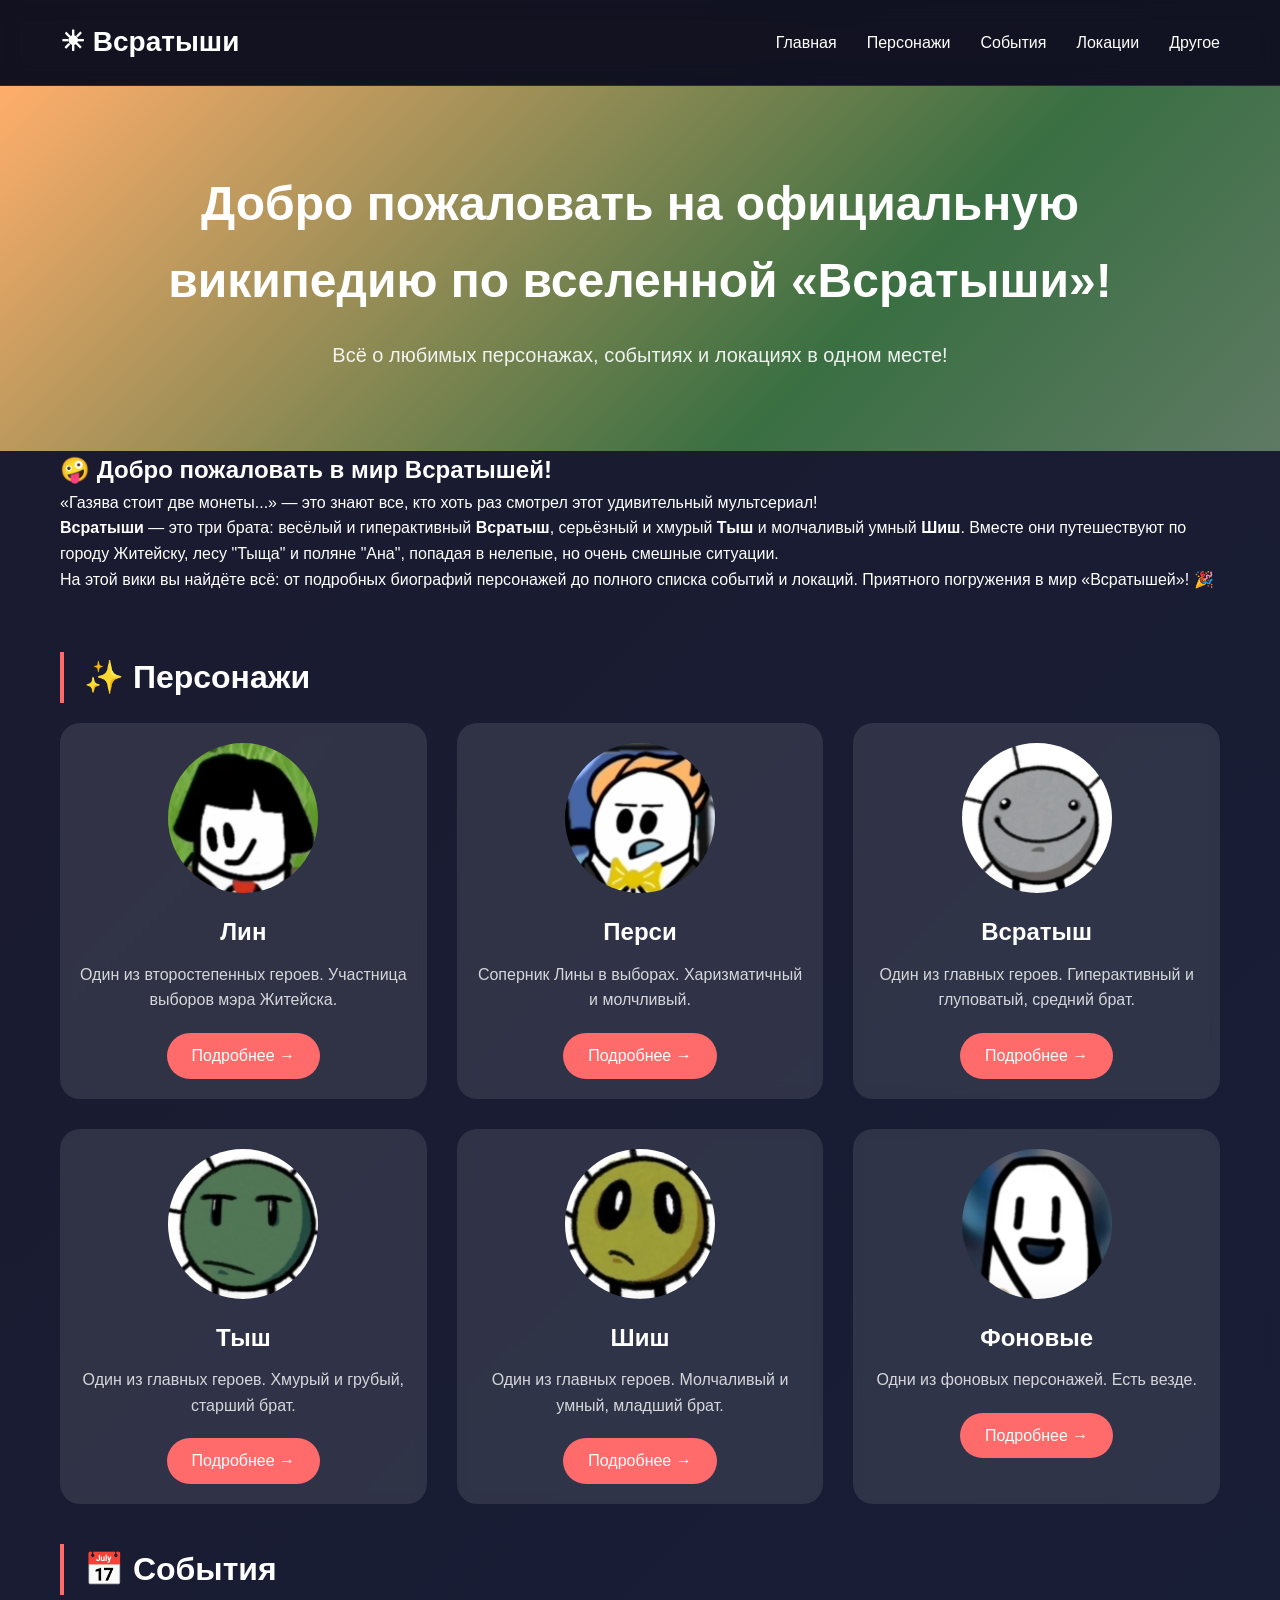
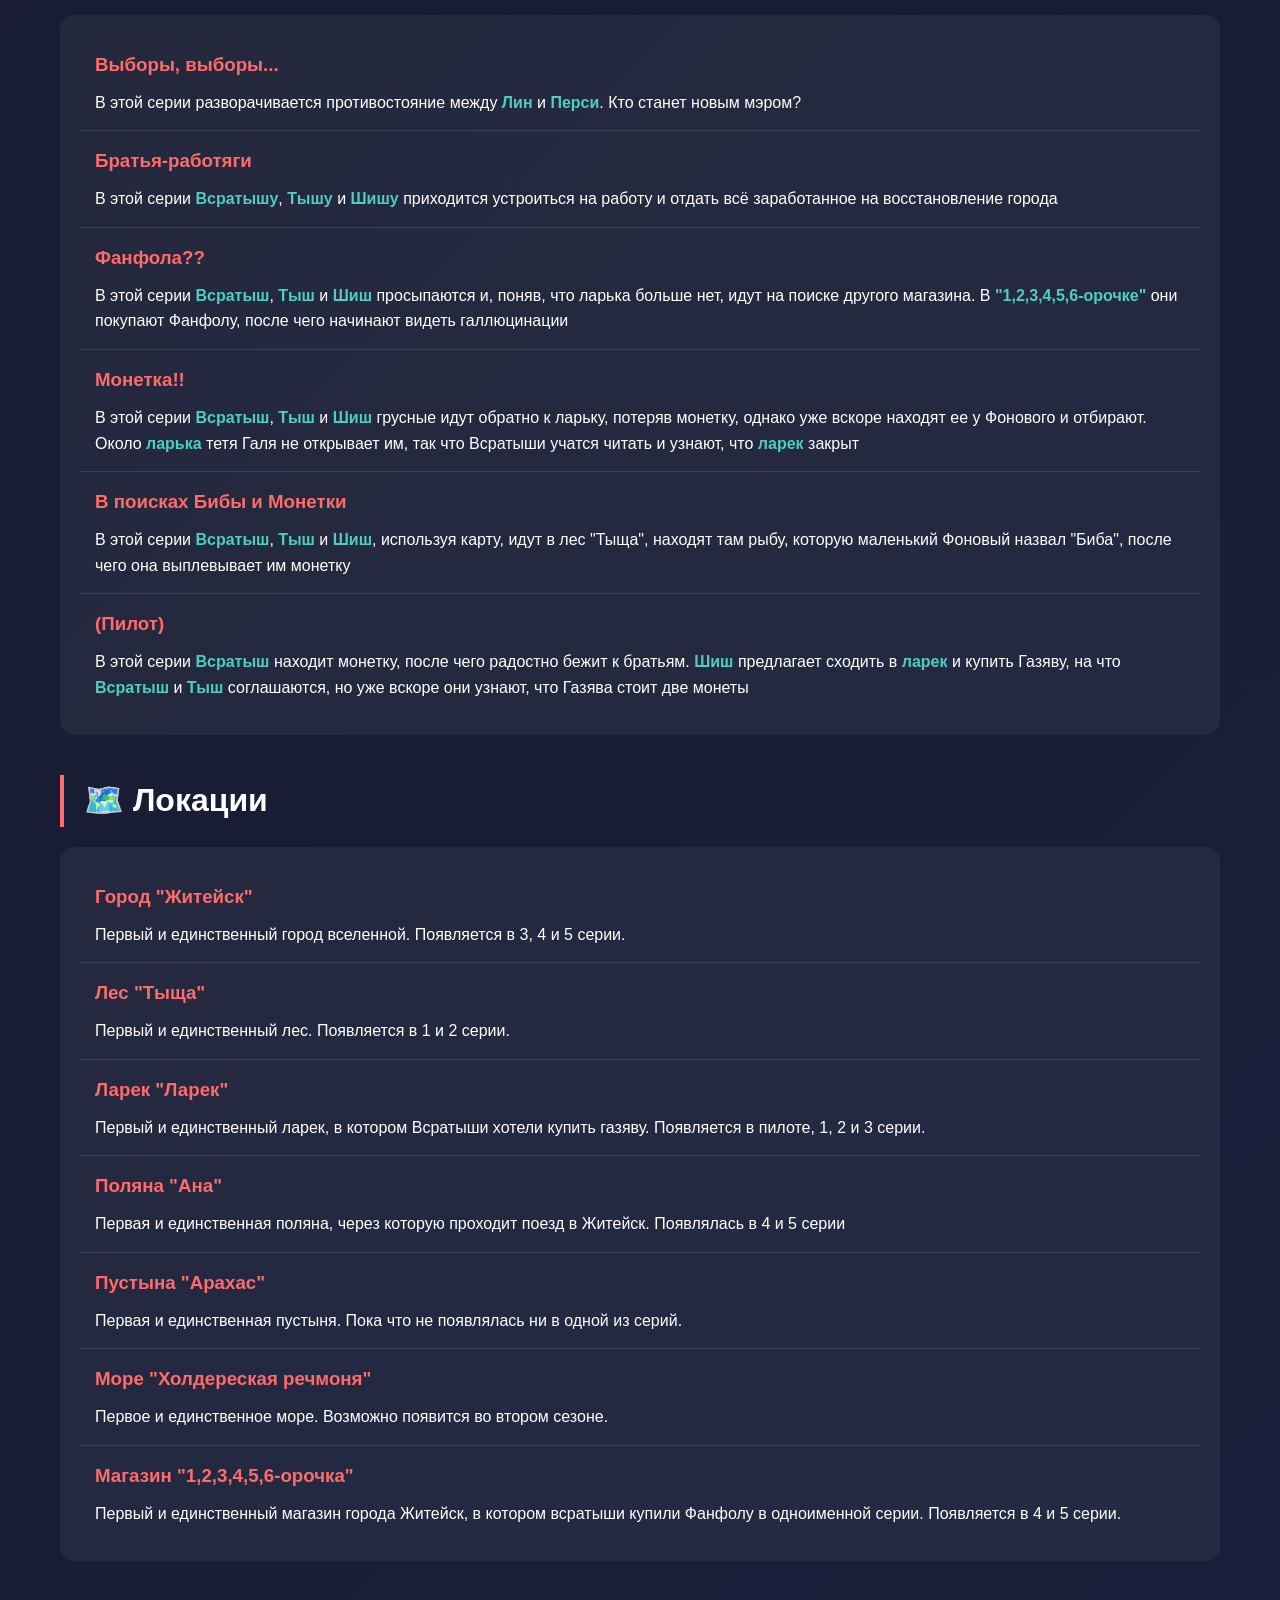
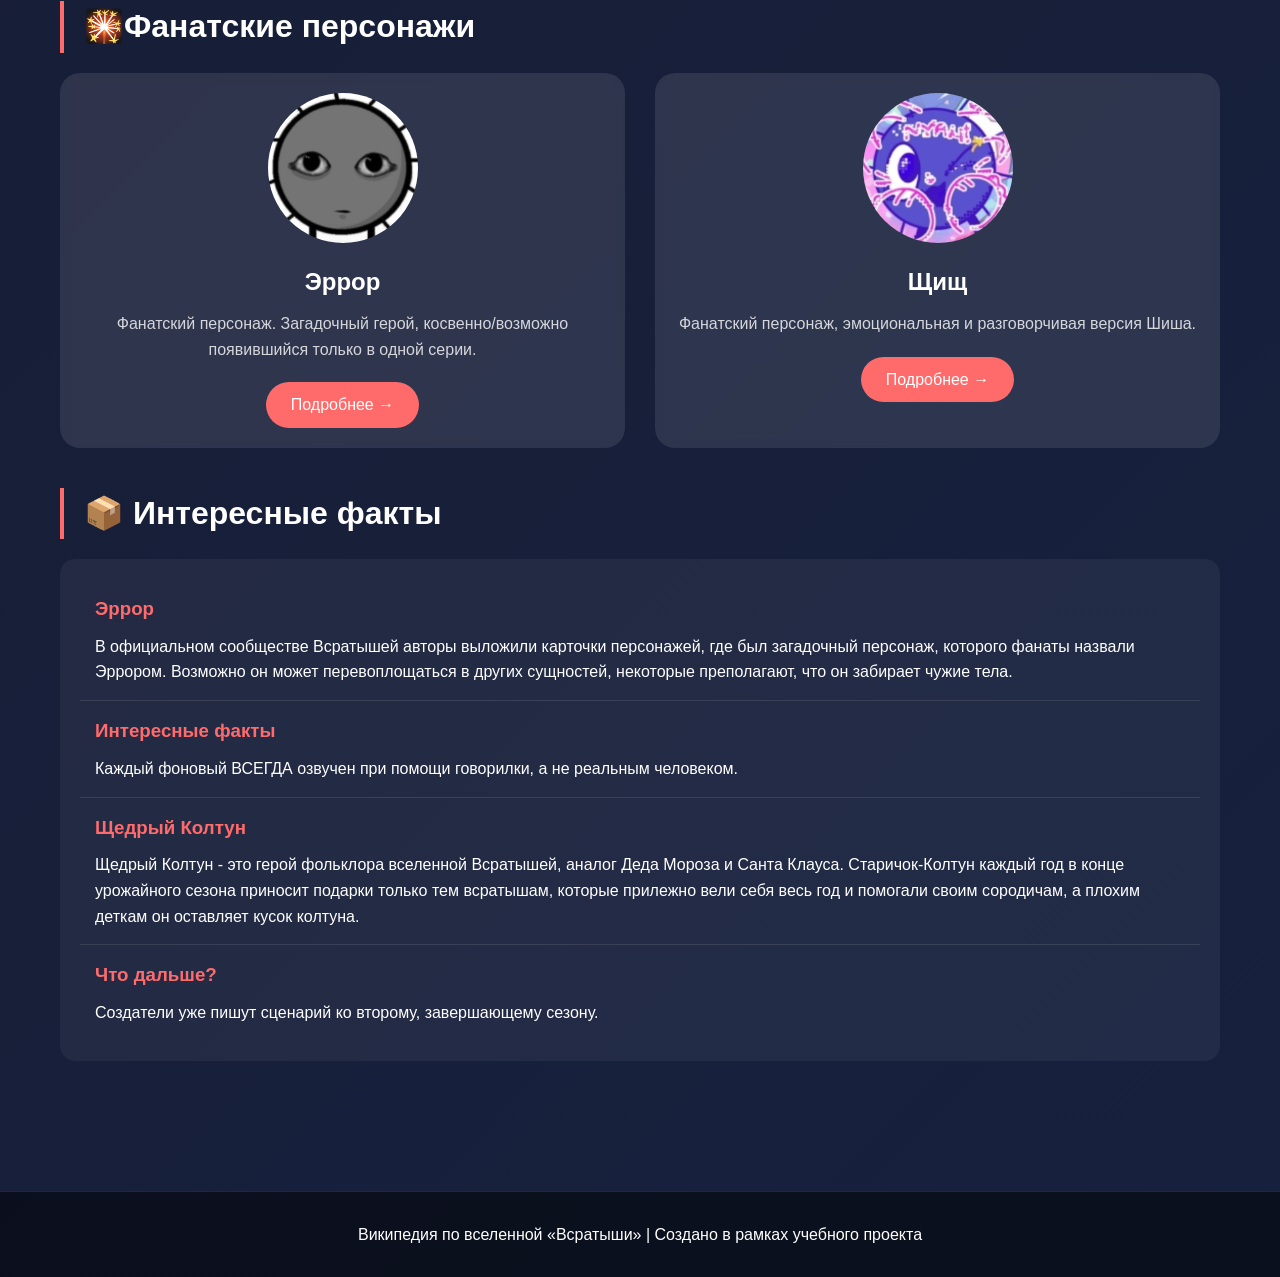
<file: index.html>
<!DOCTYPE html>
<html lang="ru">
<head>
    <meta charset="UTF-8">
    <meta name="viewport" content="width=device-width, initial-scale=1.0">
    <title>Всратыши — энциклопедия вселенной</title>
    <link rel="stylesheet" href="style.css">
</head>
<body>
    <header>
    <div class="container">
        <div class="header-content">
            <h1 class="logo">☀ Всратыши</h1>
            <button class="burger-menu" id="burgerBtn">
                <span></span>
                <span></span>
                <span></span>
            </button>
            <nav id="mainNav">
                <ul>
                    <li><a href="index.html">Главная</a></li>
                    <li><a href="#personazhi">Персонажи</a></li>
                    <li><a href="#sobytiya">События</a></li>
                    <li><a href="#lokacii">Локации</a></li>
                    <li><a href="#drugoe">Другое</a></li>
                </ul>
            </nav>
        </div>
    </div>
</header>

    <main>
        <section class="hero">
            <div class="container">
                <h2>Добро пожаловать на официальную<br>википедию по вселенной «Всратыши»!</h2>
                <p>Всё о любимых персонажах, событиях и локациях в одном месте!</p>
            </div>
        </section>
        <!-- Вступление о вселенной -->
<section class="intro">
    <div class="container">
        <div class="intro-content">
            <h2>🤪 Добро пожаловать в мир Всратышей!</h2>
            <div class="quote">
                <p>«Газява стоит две монеты...» — это знают все, кто хоть раз смотрел этот удивительный мультсериал!</p>
            </div>
            <p><strong>Всратыши</strong> — это три брата: весёлый и гиперактивный <strong>Всратыш</strong>, серьёзный и хмурый <strong>Тыш</strong> и молчаливый умный <strong>Шиш</strong>. Вместе они путешествуют по городу Житейску, лесу "Тыща" и поляне "Ана", попадая в нелепые, но очень смешные ситуации.</p>
            <p>На этой вики вы найдёте всё: от подробных биографий персонажей до полного списка событий и локаций. Приятного погружения в мир «Всратышей»! 🎉</p>
        </div>
    </div>
</section>

        <section class="content">
            <div class="container">
                <h2 id="personazhi">✨ Персонажи</h2>
                <div class="cards">
                    <div class="card">
                        <img src="images/lin.jpg" alt="Лин" class="card-image-img">
                        <h3>Лин</h3>
                        <p>Один из второстепенных героев. Участница выборов мэра Житейска.</p>
                        <a href="персонажи/lin.html" class="btn">Подробнее →</a>
                    </div>
                    <div class="card">
                        <img src="images/persi.jpg" alt="Перси" class="card-image-img">
                        <h3>Перси</h3>
                        <p>Соперник Лины в выборах. Харизматичный и молчливый.</p>
                        <a href="персонажи/persi.html" class="btn">Подробнее →</a>
                    </div>
                    <div class="card">
                        <img src="images/vsratysh.jpg" alt="Всратыш" class="card-image-img">
                        <h3>Всратыш</h3>
                        <p>Один из главных героев. Гиперактивный и глуповатый, средний брат.</p>
                        <a href="персонажи/vsratysh.html" class="btn">Подробнее →</a>
                    </div>
                    <div class="card">
                        <img src="images/tysh.jpg" alt="Тыш" class="card-image-img">
                        <h3>Тыш</h3>
                        <p>Один из главных героев. Хмурый и грубый, старший брат.</p>
                        <a href="персонажи/tysh.html" class="btn">Подробнее →</a>
                    </div>
                    <div class="card">
                        <img src="images/shysh.jpg" alt="Шиш" class="card-image-img">
                        <h3>Шиш</h3>
                        <p>Один из главных героев. Молчаливый и умный, младший брат.</p>
                        <a href="персонажи/shysh.html" class="btn">Подробнее →</a>
                    </div>
                    <div class="card">
                        <img src="images/fonovyi.jpg" alt="Фоновые" class="card-image-img">
                        <h3>Фоновые</h3>
                        <p>Одни из фоновых персонажей. Есть везде.</p>
                        <a href="персонажи/fonovyi.html" class="btn">Подробнее →</a>
                    </div>
                </div>

                <h2 id="sobytiya">📅 События</h2>
                <div class="events-list">
                    <div class="event-item">
                        <h3>Выборы, выборы...</h3>
                        <p>В этой серии разворачивается противостояние между <strong><a href="персонажи/lin.html" class="event-link">Лин</a></strong> и <strong><a href="персонажи/persi.html" class="event-link">Перси</a></strong>. Кто станет новым мэром?</p>
                    </div>
                    <div class="event-item">
                        <h3>Братья-работяги</h3>
                        <p>В этой серии <strong><a href="персонажи/vsratysh.html" class="event-link">Всратышу</a></strong>, <strong><a href="персонажи/tysh.html" class="event-link">Тышу</a></strong> и <strong><a href="персонажи/shysh.html" class="event-link">Шишу</a></strong> приходится устроиться на работу и отдать всё заработанное на восстановление города</p>
                    </div>
                    <div class="event-item">
                        <h3>Фанфола??</h3>
                        <p>В этой серии <strong><a href="персонажи/vsratysh.html" class="event-link">Всратыш</a></strong>, <strong><a href="персонажи/tysh.html" class="event-link">Тыш</a></strong> и <strong><a href="персонажи/shysh.html" class="event-link">Шиш</a></strong> просыпаются и, поняв, что ларька больше нет, идут на поиске другого магазина. В <a href="index.html#lokacii" class="event-link">"1,2,3,4,5,6-орочке"</a> они покупают Фанфолу, после чего начинают видеть галлюцинации</p>
                    </div>
                    <div class="event-item">
                        <h3>Монетка!!</h3>
                        <p>В этой серии <strong><a href="персонажи/vsratysh.html" class="event-link">Всратыш</a></strong>, <strong><a href="персонажи/tysh.html" class="event-link">Тыш</a></strong> и <strong><a href="персонажи/shysh.html" class="event-link">Шиш</a></strong> грусные идут обратно к ларьку, потеряв монетку, однако уже вскоре находят ее у Фонового и отбирают. Около <a href="index.html#lokacii" class="event-link">ларька</a> тетя Галя не открывает им, так что Всратыши учатся читать и узнают, что <a href="index.html#lokacii" class="event-link">ларек</a> закрыт</p>
                    </div>
                    <div class="event-item">
                        <h3>В поисках Бибы и Монетки</h3>
                        <p>В этой серии <strong><a href="персонажи/vsratysh.html" class="event-link">Всратыш</a></strong>, <strong><a href="персонажи/tysh.html" class="event-link">Тыш</a></strong> и <strong><a href="персонажи/shysh.html" class="event-link">Шиш</a></strong>, используя карту, идут в лес "Тыща", находят там рыбу, которую маленький Фоновый назвал "Биба", после чего она выплевывает им монетку</p>
                    </div>
                    <div class="event-item">
                        <h3>(Пилот)</h3>
                        <p>В этой серии <strong><a href="персонажи/vsratysh.html" class="event-link">Всратыш</a></strong> находит монетку, после чего радостно бежит к братьям. <strong><a href="персонажи/shysh.html" class="event-link">Шиш</a></strong> предлагает сходить в <a href="index.html#lokacii" class="event-link">ларек</a> и купить Газяву, на что <strong><a href="персонажи/vsratysh.html" class="event-link">Всратыш</a></strong> и <strong><a href="персонажи/tysh.html" class="event-link">Тыш</a></strong> соглашаются, но уже вскоре они узнают, что Газява стоит две монеты</p>
                    </div>
                </div>

                <h2 id="lokacii">🗺️ Локации</h2>
                <div class="locations-list">
                    <div class="location-item">
                        <h3>Город "Житейск"</h3>
                        <p>Первый и единственный город вселенной. Появляется в 3, 4 и 5 серии.</p>
                    </div>
                    <div class="location-item">
                        <h3>Лес "Тыща"</h3>
                        <p>Первый и единственный лес. Появляется в 1 и 2 серии.</p>
                    </div>
                    <div class="location-item">
                        <h3>Ларек "Ларек"</h3>
                        <p>Первый и единственный ларек, в котором Всратыши хотели купить газяву. Появляется в пилоте, 1, 2 и 3 серии.</p>
                    </div>
                    <div class="location-item">
                        <h3>Поляна "Ана"</h3>
                        <p>Первая и единственная поляна, через которую проходит поезд в Житейск. Появлялась в 4 и 5 серии</p>
                    </div>
                    <div class="location-item">
                        <h3>Пустына "Арахас"</h3>
                        <p>Первая и единственная пустыня. Пока что не появлялась ни в одной из серий.</p>
                    </div>
                    <div class="location-item">
                        <h3>Море "Холдереская речмоня"</h3>
                        <p>Первое и единственное море. Возможно появится во втором сезоне.</p>
                    </div>
                    <div class="location-item">
                        <h3>Магазин "1,2,3,4,5,6-орочка"</h3>
                        <p>Первый и единственный магазин города Житейск, в котором всратыши купили Фанфолу в одноименной серии. Появляется в 4 и 5 серии.</p>
                    </div>
                </div>

                <h2 id="drugoe">🎇Фанатские персонажи</h2>
                <div class="cards">
                    <div class="card">
                        <img src="images/error.jpg" alt="Эррор" class="card-image-img">
                        <h3>Эррор</h3>
                        <p>Фанатский персонаж. Загадочный герой, косвенно/возможно появившийся только в одной серии.</p>
                        <a href="персонажи/error.html" class="btn">Подробнее →</a>
                    </div>
                    <div class="card">
                        <img src="images/schisch.jpg" alt="Щищ" class="card-image-img">
                        <h3>Щищ</h3>
                        <p>Фанатский персонаж, эмоциональная и разговорчивая версия Шиша.</p>
                        <a href="персонажи/schisch.html" class="btn">Подробнее →</a>
                    </div>
                </div>

                <h2 id="drugoe">📦 Интересные факты</h2>
                <div class="locations-list">
                    <div class="location-item">
                        <h3>Эррор</h3>
                        <p>В официальном сообществе Всратышей авторы выложили карточки персонажей, где был загадочный персонаж, которого фанаты назвали Эррором. Возможно он может перевоплощаться в других сущностей, некоторые преполагают, что он забирает чужие тела.</p>
                    </div>
                    <div class="location-item">
                        <h3>Интересные факты</h3>
                        <p>Каждый фоновый ВСЕГДА озвучен при помощи говорилки, а не реальным человеком.</p>
                    </div>
                    <div class="location-item">
                        <h3>Щедрый Колтун</h3>
                        <p>Щедрый Колтун - это герой фольклора вселенной Всратышей, аналог Деда Мороза и Санта Клауса. Старичок-Колтун каждый год в конце урожайного сезона приносит подарки только тем всратышам, которые прилежно вели себя весь год и помогали своим сородичам, а плохим деткам он оставляет кусок колтуна.</p>
                    </div>
                    <div class="location-item">
                        <h3>Что дальше?</h3>
                        <p>Создатели уже пишут сценарий ко второму, завершающему сезону.</p>
                    </div>
                </div>
            </div>
        </section>
    </main>

    <footer>
        <div class="container">
            <p>Википедия по вселенной «Всратыши» | Создано в рамках учебного проекта</p>
        </div>
    </footer>

    <script src="script.js"></script>
</body>
</html>
</file>
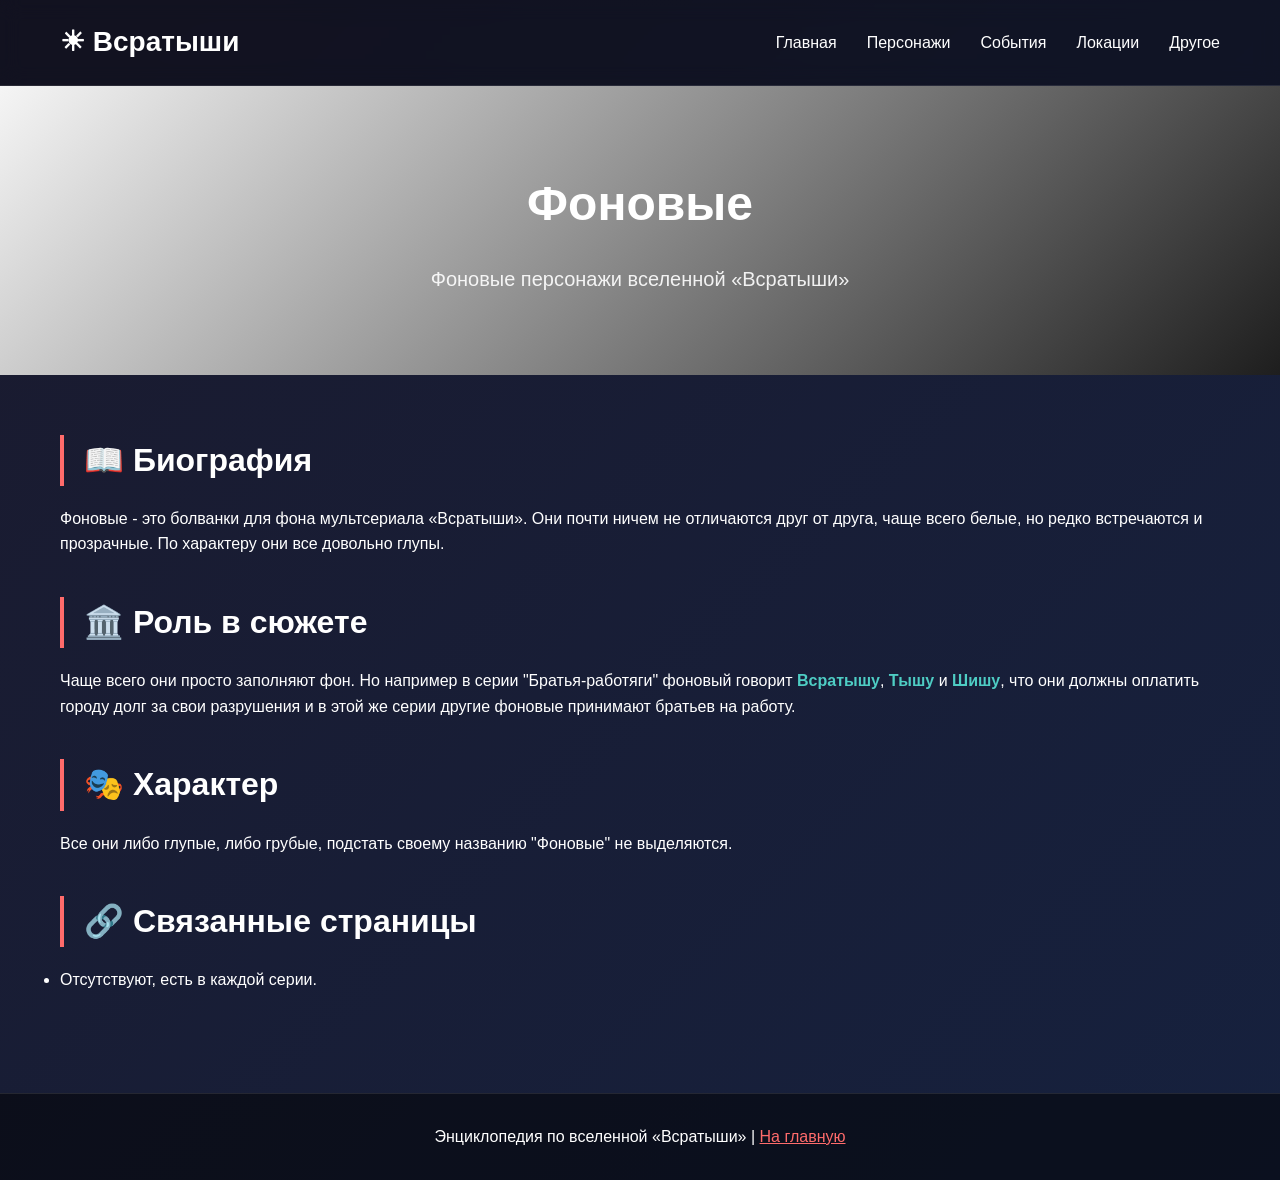
<file: персонажи/fonovyi.html>
<!DOCTYPE html>
<html lang="ru">
<head>
    <meta charset="UTF-8">
    <meta name="viewport" content="width=device-width, initial-scale=1.0">
    <title>Фоновые — Всратыши википедия</title>
    <link rel="stylesheet" href="../style.css">
</head>
<body>
    </head>
<body>
    <header>
    <div class="container">
        <div class="header-content">
            <h1 class="logo">☀ Всратыши</h1>
            <button class="burger-menu" id="burgerBtn">
                <span></span>
                <span></span>
                <span></span>
            </button>
            <nav id="mainNav">
                <ul>
                    <li><a href="../index.html">Главная</a></li>
                    <li><a href="../index.html#personazhi">Персонажи</a></li>
                    <li><a href="../index.html#sobytiya">События</a></li>
                    <li><a href="../index.html#lokacii">Локации</a></li>
                    <li><a href="../index.html#drugoe">Другое</a></li>
                </ul>
            </nav>
        </div>
    </div>
</header>

    <main>
        <section class="hero" style="background: linear-gradient(135deg, #f5f5f5, #1e1e1e);">
            <div class="container">
                <h2>Фоновые</h2>
                <p>Фоновые персонажи вселенной «Всратыши»</p>
            </div>
        </section>

        <section class="content">
            <div class="container">
                <h2>📖 Биография</h2>
                <p>Фоновые - это болванки для фона мультсериала «Всратыши». Они почти ничем не отличаются друг от друга, чаще всего белые, но редко встречаются и прозрачные. По характеру они все довольно глупы.</p>
                
                <h2>🏛️ Роль в сюжете</h2>
                <p>Чаще всего они просто заполняют фон. Но например в серии "Братья-работяги" фоновый говорит <a href="vsratysh.html" class="event-link">Всратышу</a>, <a href="tysh.html" class="event-link">Тышу</a> и <a href="shysh.html" class="event-link">Шишу</a>, что они должны оплатить городу долг за свои разрушения и в этой же серии другие фоновые принимают братьев на работу.</p>
                
                <h2>🎭 Характер</h2>
                <p>Все они либо глупые, либо грубые, подстать своему названию "Фоновые" не выделяются.</p>
                <h2>🔗 Связанные страницы</h2>
                <ul>
                    <li>Отсутствуют, есть в каждой серии.</li>
                </ul>
            </div>
        </section>
    </main>

    <footer>
        <div class="container">
            <p>Энциклопедия по вселенной «Всратыши» | <a href="../index.html" style="color: #ff6b6b;">На главную</a></p>
        </div>
    </footer>

    <script src="../script.js"></script>
</body>
</html>
</file>
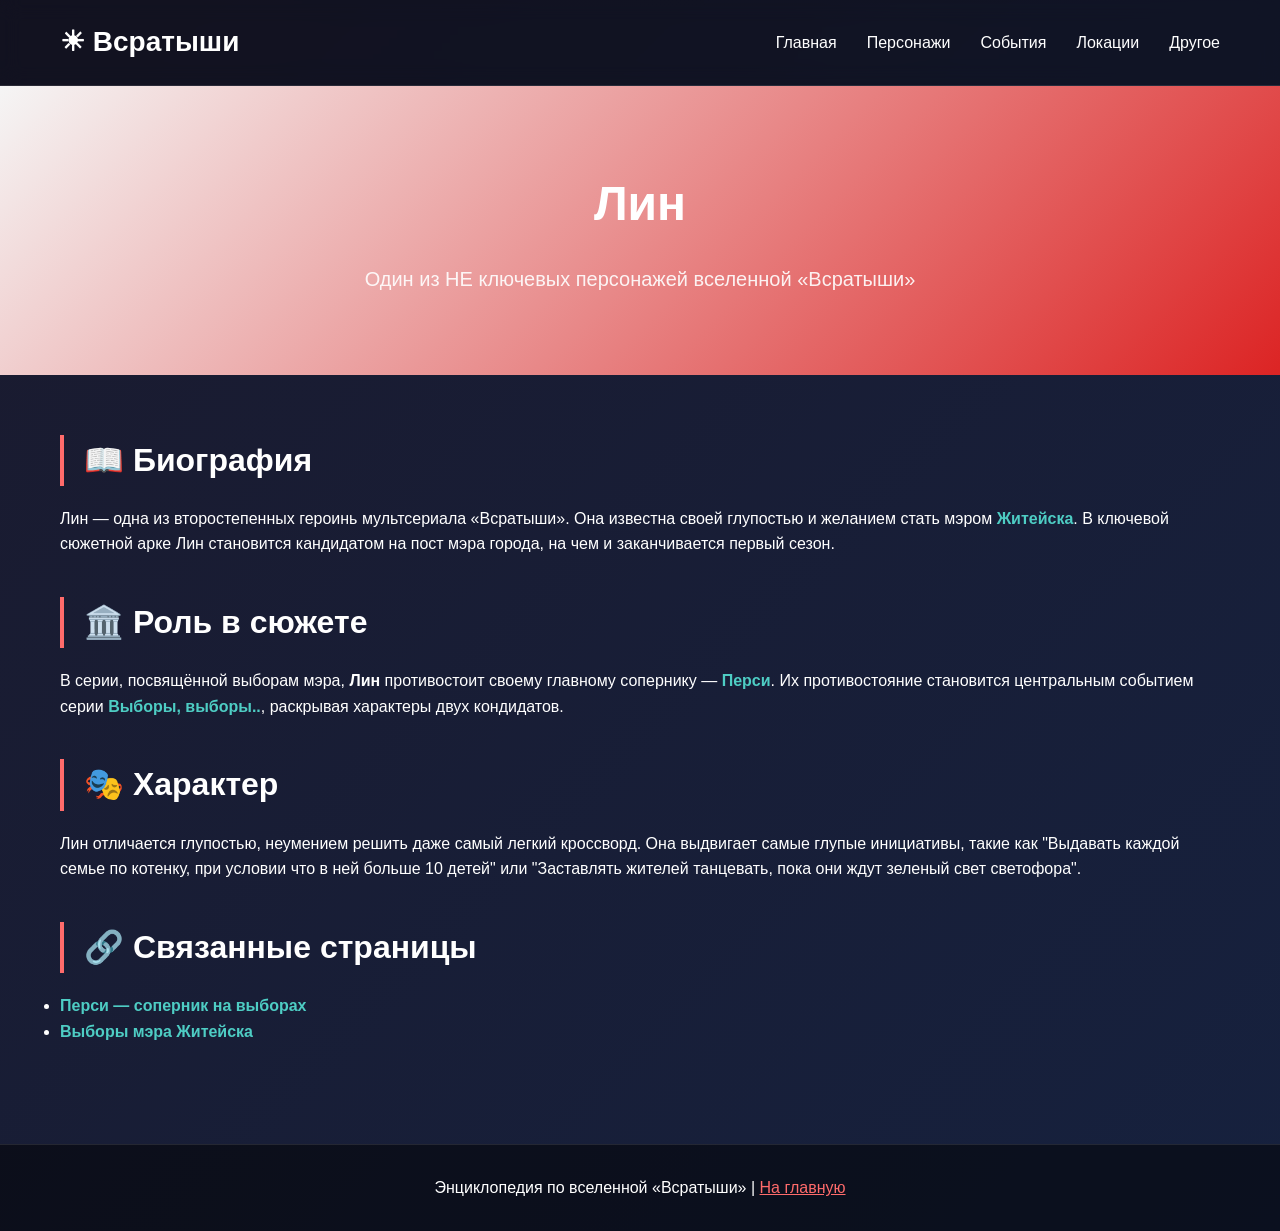
<file: персонажи/lin.html>
<!DOCTYPE html>
<html lang="ru">
<head>
    <meta charset="UTF-8">
    <meta name="viewport" content="width=device-width, initial-scale=1.0">
    <title>Лин — Всратыши википедия</title>
    <link rel="stylesheet" href="../style.css">
</head>
<body>
    </head>
<body>
    <header>
    <div class="container">
        <div class="header-content">
            <h1 class="logo">☀ Всратыши</h1>
            <button class="burger-menu" id="burgerBtn">
                <span></span>
                <span></span>
                <span></span>
            </button>
            <nav id="mainNav">
                <ul>
                    <li><a href="../index.html">Главная</a></li>
                    <li><a href="../index.html#personazhi">Персонажи</a></li>
                    <li><a href="../index.html#sobytiya">События</a></li>
                    <li><a href="../index.html#lokacii">Локации</a></li>
                    <li><a href="../index.html#drugoe">Другое</a></li>
                </ul>
            </nav>
        </div>
    </div>
</header>

    <main>
        <section class="hero" style="background: linear-gradient(135deg, #f5f5f5, #dc2424);">
            <div class="container">
                <h2>Лин</h2>
                <p>Один из НЕ ключевых персонажей вселенной «Всратыши»</p>
            </div>
        </section>

        <section class="content">
            <div class="container">
                <h2>📖 Биография</h2>
                <p>Лин — одна из второстепенных героинь мультсериала «Всратыши». Она известна своей глупостью и желанием стать мэром <a href="../index.html#lokacii" class="event-link">Житейска</a>. В ключевой сюжетной арке Лин становится кандидатом на пост мэра города, на чем и заканчивается первый сезон.</p>
                
                <h2>🏛️ Роль в сюжете</h2>
                <p>В серии, посвящённой выборам мэра, <strong>Лин</strong> противостоит своему главному сопернику — <a href="persi.html" class="event-link">Перси</a>. Их противостояние становится центральным событием серии <a href="../index.html#sobytiya" class="event-link">Выборы, выборы..</a>, раскрывая характеры двух кондидатов.</p>
                
                <h2>🎭 Характер</h2>
                <p>Лин отличается глупостью, неумением решить даже самый легкий кроссворд. Она выдвигает самые глупые инициативы, такие как "Выдавать каждой семье по котенку, при условии что в ней больше 10 детей" или "Заставлять жителей танцевать, пока они ждут зеленый свет светофора".</p>
                <h2>🔗 Связанные страницы</h2>
                <ul>
                    <li><a href="persi.html" class="event-link">Перси — соперник на выборах</a></li>
                    <li><a href="../index.html#sobytiya" class="event-link">Выборы мэра Житейска</a></li>
                </ul>
            </div>
        </section>
    </main>

    <footer>
        <div class="container">
            <p>Энциклопедия по вселенной «Всратыши» | <a href="../index.html" style="color: #ff6b6b;">На главную</a></p>
        </div>
    </footer>

    <script src="../script.js"></script>
</body>
</html>
</file>
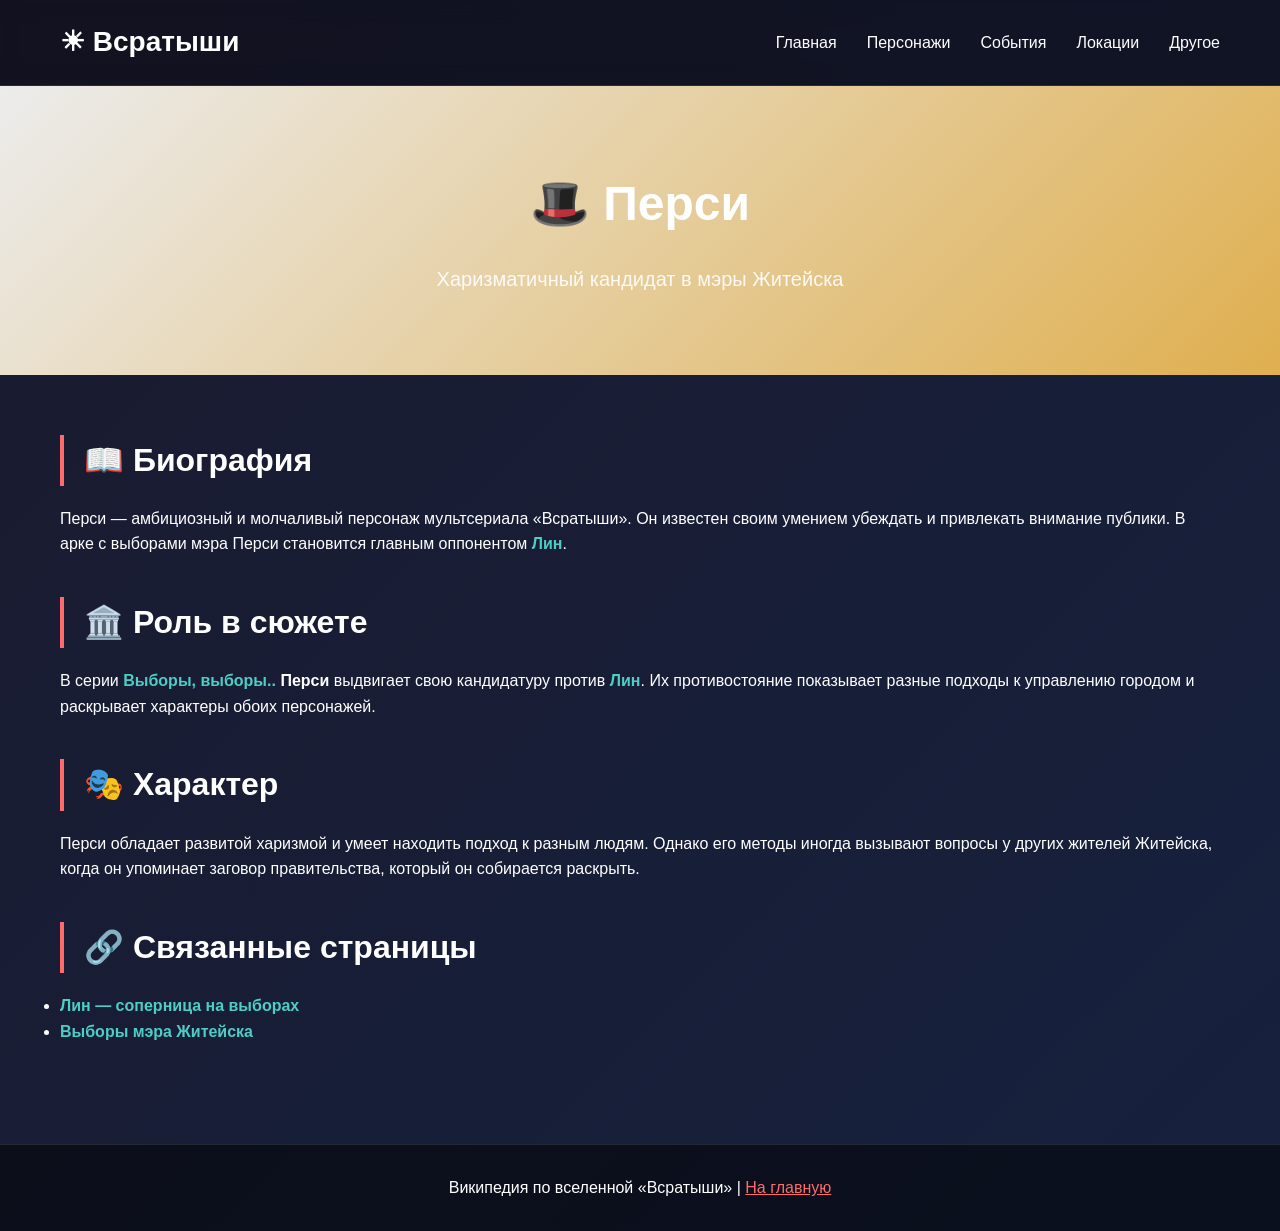
<file: персонажи/persi.html>
<!DOCTYPE html>
<html lang="ru">
<head>
    <meta charset="UTF-8">
    <meta name="viewport" content="width=device-width, initial-scale=1.0">
    <title>Перси — Всратыши википедия</title>
    <link rel="stylesheet" href="../style.css">
</head>
<body>
    <header>
    <div class="container">
        <div class="header-content">
            <h1 class="logo">☀ Всратыши</h1>
            <button class="burger-menu" id="burgerBtn">
                <span></span>
                <span></span>
                <span></span>
            </button>
            <nav id="mainNav">
                <ul>
                    <li><a href="../index.html">Главная</a></li>
                    <li><a href="../index.html#personazhi">Персонажи</a></li>
                    <li><a href="../index.html#sobytiya">События</a></li>
                    <li><a href="../index.html#lokacii">Локации</a></li>
                    <li><a href="../index.html#drugoe">Другое</a></li>
                </ul>
            </nav>
        </div>
    </div>
</header>

    <main>
        <section class="hero" style="background: linear-gradient(135deg, #ececec, #dfaf4f);">
            <div class="container">
                <h2>🎩 Перси</h2>
                <p>Харизматичный кандидат в мэры Житейска</p>
            </div>
        </section>

        <section class="content">
            <div class="container">
                <h2>📖 Биография</h2>
                <p>Перси — амбициозный и молчаливый персонаж мультсериала «Всратыши». Он известен своим умением убеждать и привлекать внимание публики. В арке с выборами мэра Перси становится главным оппонентом <a href="lin.html" class="event-link">Лин</a>.</p>
                
                <h2>🏛️ Роль в сюжете</h2>
                <p>В серии <a href="../index.html#sobytiya" class="event-link">Выборы, выборы..</a> <strong>Перси</strong> выдвигает свою кандидатуру против <a href="lin.html" class="event-link">Лин</a>. Их противостояние показывает разные подходы к управлению городом и раскрывает характеры обоих персонажей.</p>
                
                <h2>🎭 Характер</h2>
                <p>Перси обладает развитой харизмой и умеет находить подход к разным людям. Однако его методы иногда вызывают вопросы у других жителей Житейска, когда он упоминает заговор правительства, который он собирается раскрыть.</p>
                
                <h2>🔗 Связанные страницы</h2>
                <ul>
                    <li><a href="lin.html" class="event-link">Лин — соперница на выборах</a></li>
                    <li><a href="../index.html#sobytiya" class="event-link">Выборы мэра Житейска</a></li>
                </ul>
            </div>
        </section>
    </main>

    <footer>
        <div class="container">
            <p>Википедия по вселенной «Всратыши» | <a href="../index.html" style="color: #ff6b6b;">На главную</a></p>
        </div>
    </footer>

    <script src="../script.js"></script>
</body>
</html>
</file>
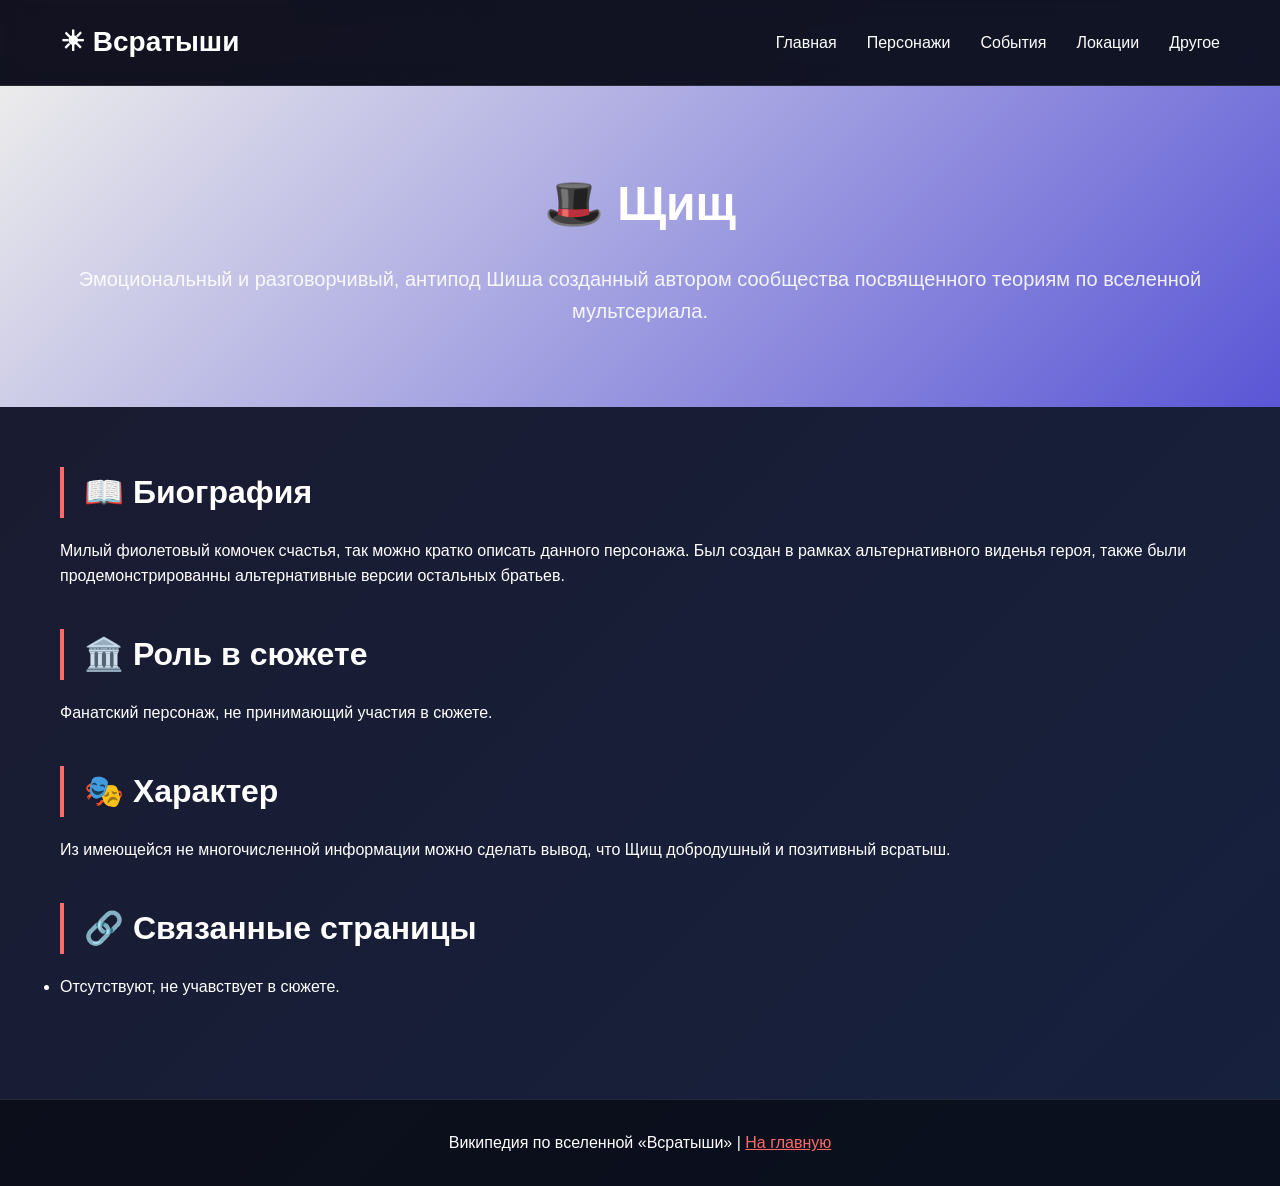
<file: персонажи/schisch.html>
<!DOCTYPE html>
<html lang="ru">
<head>
    <meta charset="UTF-8">
    <meta name="viewport" content="width=device-width, initial-scale=1.0">
    <title>Щищ — Всратыши википедия</title>
    <link rel="stylesheet" href="../style.css">
</head>
<body>
    </head>
<body>
    <header>
    <div class="container">
        <div class="header-content">
            <h1 class="logo">☀ Всратыши</h1>
            <button class="burger-menu" id="burgerBtn">
                <span></span>
                <span></span>
                <span></span>
            </button>
            <nav id="mainNav">
                <ul>
                    <li><a href="../index.html">Главная</a></li>
                    <li><a href="../index.html#personazhi">Персонажи</a></li>
                    <li><a href="../index.html#sobytiya">События</a></li>
                    <li><a href="../index.html#lokacii">Локации</a></li>
                    <li><a href="../index.html#drugoe">Другое</a></li>
                </ul>
            </nav>
        </div>
    </div>
</header>

    <main>
        <section class="hero" style="background: linear-gradient(135deg, #ececec, #5a56d6);">
            <div class="container">
                <h2>🎩 Щищ</h2>
                <p>Эмоциональный и разговорчивый, антипод Шиша созданный автором сообщества посвященного теориям по вселенной мультсериала.</p>
            </div>
        </section>

        <section class="content">
            <div class="container">
                <h2>📖 Биография</h2>
                <p>Милый фиолетовый комочек счастья, так можно кратко описать данного персонажа. Был создан в рамках альтернативного виденья героя, также были продемонстрированны альтернативные версии остальных братьев.</p>
                
                <h2>🏛️ Роль в сюжете</h2>
                <p>Фанатский персонаж, не принимающий участия в сюжете.</p>
                
                <h2>🎭 Характер</h2>
                <p>Из имеющейся не многочисленной информации можно сделать вывод, что Щищ добродушный и позитивный всратыш.</p>
                
                <h2>🔗 Связанные страницы</h2>
                <ul>
                    <li>Отсутствуют, не учавствует в сюжете.</li>
                </ul>
            </div>
        </section>
    </main>

    <footer>
        <div class="container">
            <p>Википедия по вселенной «Всратыши» | <a href="../index.html" style="color: #ff6b6b;">На главную</a></p>
        </div>
    </footer>

    <script src="../script.js"></script>
</body>
</html>
</file>
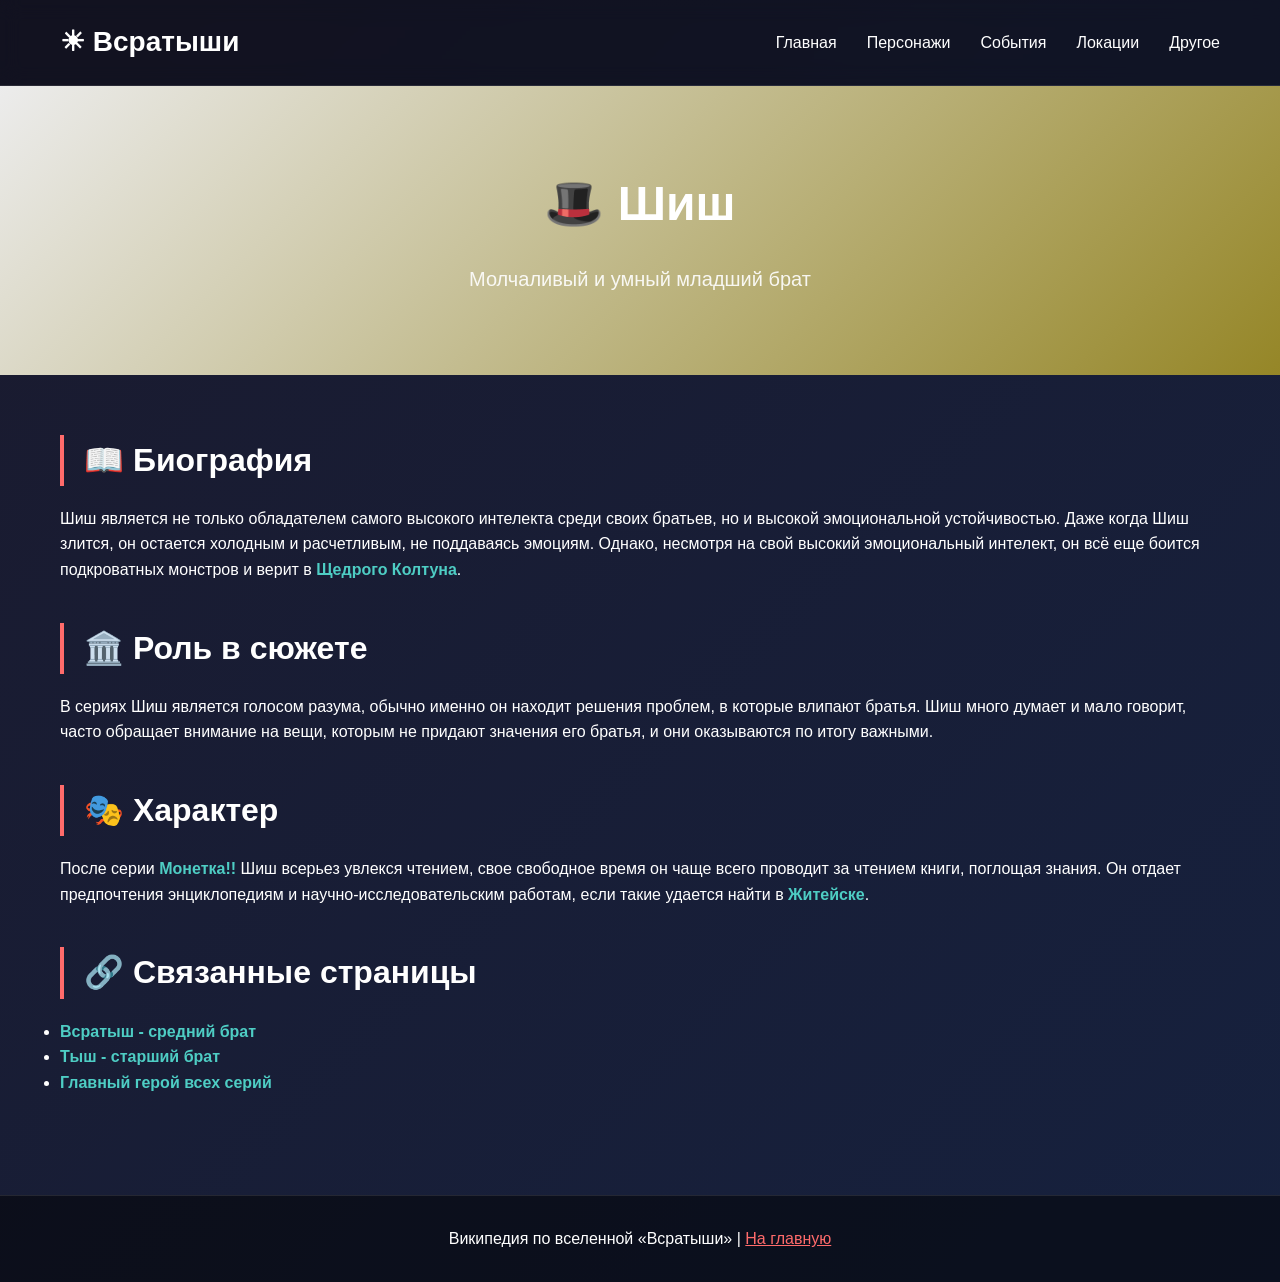
<file: персонажи/shysh.html>
<!DOCTYPE html>
<html lang="ru">
<head>
    <meta charset="UTF-8">
    <meta name="viewport" content="width=device-width, initial-scale=1.0">
    <title>Шиш — Всратыши википедия</title>
    <link rel="stylesheet" href="../style.css">
</head>
<body>
    </head>
<body>
    <header>
    <div class="container">
        <div class="header-content">
            <h1 class="logo">☀ Всратыши</h1>
            <button class="burger-menu" id="burgerBtn">
                <span></span>
                <span></span>
                <span></span>
            </button>
            <nav id="mainNav">
                <ul>
                    <li><a href="../index.html">Главная</a></li>
                    <li><a href="../index.html#personazhi">Персонажи</a></li>
                    <li><a href="../index.html#sobytiya">События</a></li>
                    <li><a href="../index.html#lokacii">Локации</a></li>
                    <li><a href="../index.html#drugoe">Другое</a></li>
                </ul>
            </nav>
        </div>
    </div>
</header>

    <main>
        <section class="hero" style="background: linear-gradient(135deg, #ececec, #958627);">
            <div class="container">
                <h2>🎩 Шиш</h2>
                <p>Молчаливый и умный младший брат</p>
            </div>
        </section>

        <section class="content">
            <div class="container">
                <h2>📖 Биография</h2>
                <p>Шиш является не только обладателем самого высокого интелекта среди своих братьев, но и высокой эмоциональной устойчивостью. Даже когда Шиш злится, он остается холодным и расчетливым, не поддаваясь эмоциям. Однако, несмотря на свой высокий эмоциональный интелект, он всё еще боится подкроватных монстров и верит в <a href="../index.html#drugoe" class="event-link">Щедрого Колтуна</a>.</p>
                
                <h2>🏛️ Роль в сюжете</h2>
                <p>В сериях Шиш является голосом разума, обычно именно он находит решения проблем, в которые влипают братья. Шиш много думает и мало говорит, часто обращает внимание на вещи, которым не придают значения его братья, и они оказываются по итогу важными.</p>
                
                <h2>🎭 Характер</h2>
                <p>После серии <a href="../index.html#sobytiya" class="event-link">Монетка!!</a> Шиш всерьез увлекся чтением, свое свободное время он чаще всего проводит за чтением книги, поглощая знания. Он отдает предпочтения энциклопедиям и научно-исследовательским работам, если такие удается найти в <a href="../index.html#lokacii" class="event-link">Житейске</a>.</p>
                
                <h2>🔗 Связанные страницы</h2>
                <ul>
                    <li><a href="vsratysh.html" class="event-link">Всратыш - средний брат</a></li>
                    <li><a href="tysh.html" class="event-link">Тыш - старший брат</a></li>
                    <li><a href="../index.html#sobytiya" class="event-link">Главный герой всех серий</a></li>
                </ul>
            </div>
        </section>
    </main>

    <footer>
        <div class="container">
            <p>Википедия по вселенной «Всратыши» | <a href="../index.html" style="color: #ff6b6b;">На главную</a></p>
        </div>
    </footer>

    <script src="../script.js"></script>
</body>
</html>
</file>
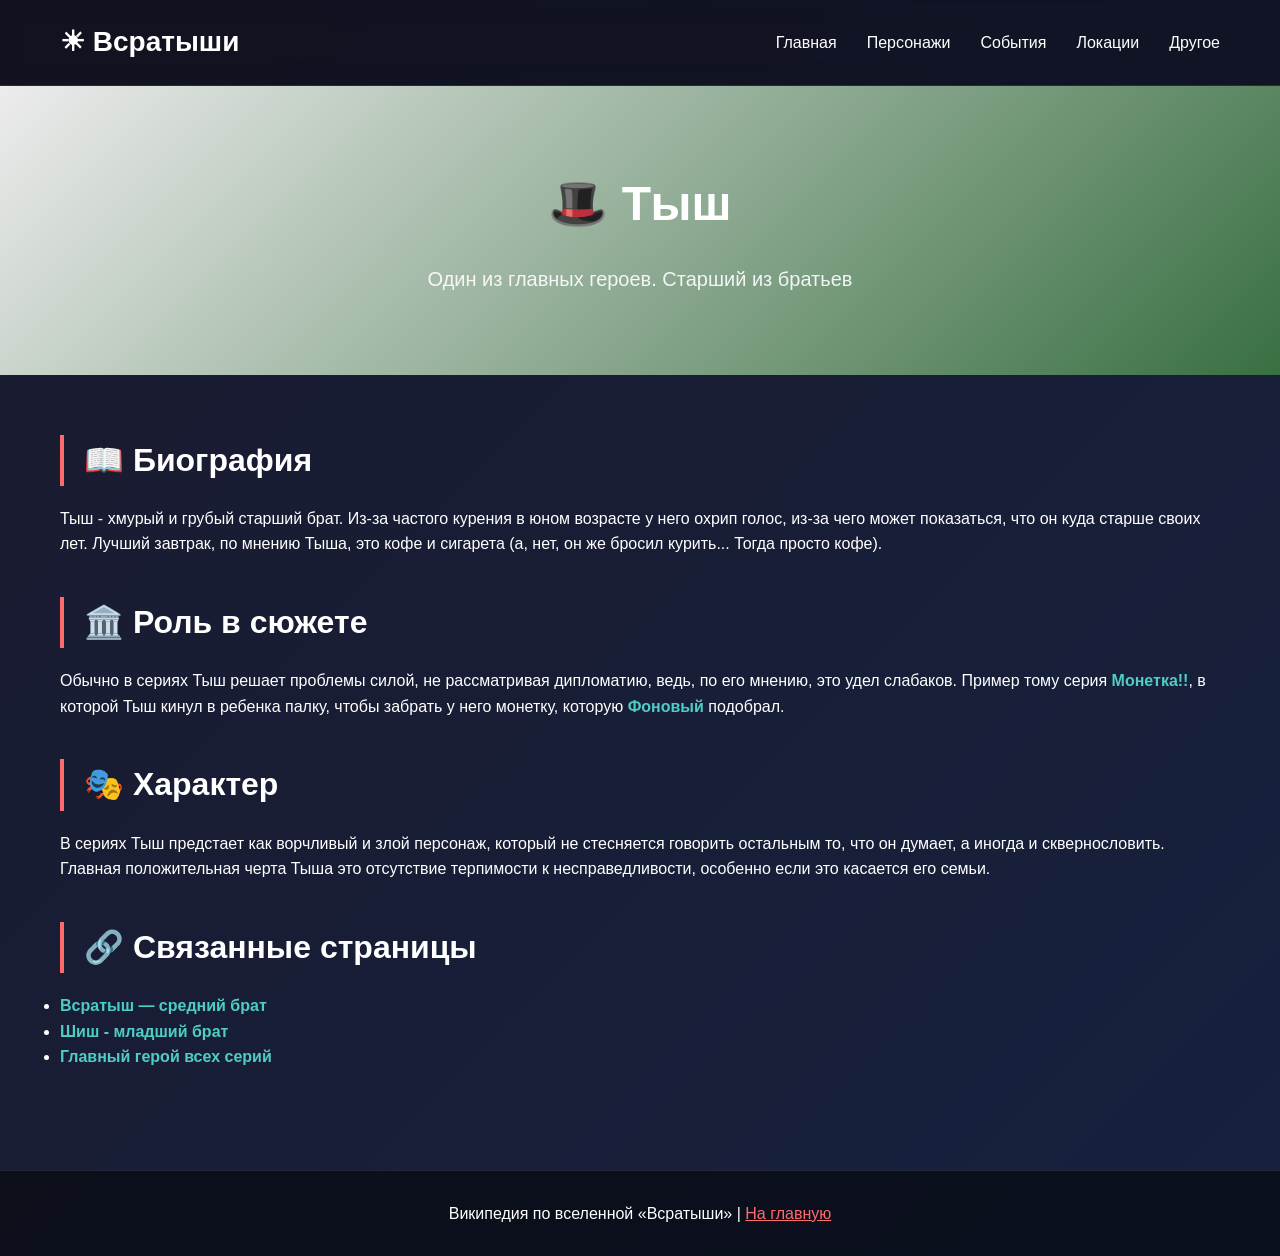
<file: персонажи/tysh.html>
<!DOCTYPE html>
<html lang="ru">
<head>
    <meta charset="UTF-8">
    <meta name="viewport" content="width=device-width, initial-scale=1.0">
    <title>Тыш — Всратыши википедия</title>
    <link rel="stylesheet" href="../style.css">
</head>
<body>
    </head>
<body>
    <header>
    <div class="container">
        <div class="header-content">
            <h1 class="logo">☀ Всратыши</h1>
            <button class="burger-menu" id="burgerBtn">
                <span></span>
                <span></span>
                <span></span>
            </button>
            <nav id="mainNav">
                <ul>
                    <li><a href="../index.html">Главная</a></li>
                    <li><a href="../index.html#personazhi">Персонажи</a></li>
                    <li><a href="../index.html#sobytiya">События</a></li>
                    <li><a href="../index.html#lokacii">Локации</a></li>
                    <li><a href="../index.html#drugoe">Другое</a></li>
                </ul>
            </nav>
        </div>
    </div>
</header>

    <main>
        <section class="hero" style="background: linear-gradient(135deg, #ececec, #396f42);">
            <div class="container">
                <h2>🎩 Тыш</h2>
                <p>Один из главных героев. Старший из братьев</p>
            </div>
        </section>

        <section class="content">
            <div class="container">
                <h2>📖 Биография</h2>
                <p>Тыш - хмурый и грубый старший брат. Из-за частого курения в юном возрасте у него охрип голос, из-за чего может показаться, что он куда старше своих лет. Лучший завтрак, по мнению Тыша, это кофе и сигарета (а, нет, он же бросил курить... Тогда просто кофе).</p>
                
                <h2>🏛️ Роль в сюжете</h2>
                <p>Обычно в сериях Тыш решает проблемы силой, не рассматривая дипломатию, ведь, по его мнению, это удел слабаков. Пример тому серия <a href="../index.html#sobytiya" class="event-link">Монетка!!</a>, в которой Тыш кинул в ребенка палку, чтобы забрать у него монетку, которую <a href="fonovyi.html" class="event-link">Фоновый</a> подобрал.</p>
                
                <h2>🎭 Характер</h2>
                <p>В сериях Тыш предстает как ворчливый и злой персонаж, который не стесняется говорить остальным то, что он думает, а иногда и сквернословить. Главная положительная черта Тыша это отсутствие терпимости к несправедливости, особенно если это касается его семьи.</p>
                
                <h2>🔗 Связанные страницы</h2>
                <ul>
                    <li><a href="vsratysh.html" class="event-link">Всратыш — средний брат</a></li>
                    <li><a href="shysh.html" class="event-link">Шиш - младший брат</a></li>
                    <li><a href="../index.html#sobytiya" class="event-link">Главный герой всех серий</a></li>
                </ul>
            </div>
        </section>
    </main>

    <footer>
        <div class="container">
            <p>Википедия по вселенной «Всратыши» | <a href="../index.html" style="color: #ff6b6b;">На главную</a></p>
        </div>
    </footer>

    <script src="../script.js"></script>
</body>
</html>
</file>
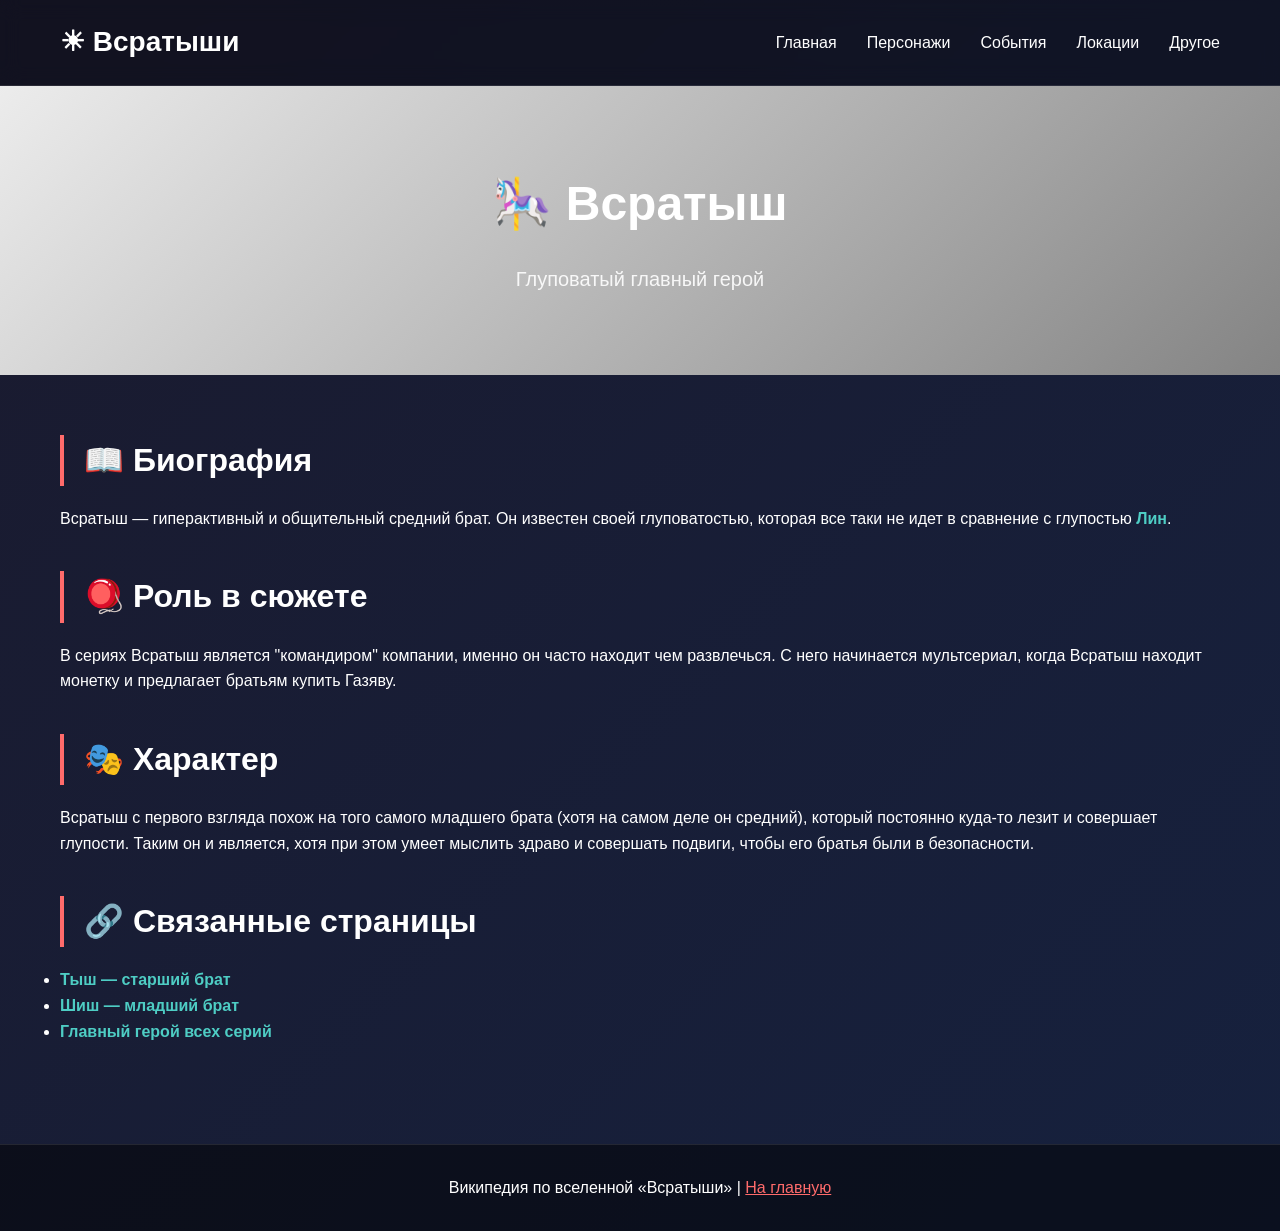
<file: персонажи/vsratysh.html>
<!DOCTYPE html>
<html lang="ru">
<head>
    <meta charset="UTF-8">
    <meta name="viewport" content="width=device-width, initial-scale=1.0">
    <title>Всратыш — Всратыши википедия</title>
    <link rel="stylesheet" href="../style.css">
</head>
<body>
    </head>
<body>
    <header>
    <div class="container">
        <div class="header-content">
            <h1 class="logo">☀ Всратыши</h1>
            <button class="burger-menu" id="burgerBtn">
                <span></span>
                <span></span>
                <span></span>
            </button>
            <nav id="mainNav">
                <ul>
                    <li><a href="../index.html">Главная</a></li>
                    <li><a href="../index.html#personazhi">Персонажи</a></li>
                    <li><a href="../index.html#sobytiya">События</a></li>
                    <li><a href="../index.html#lokacii">Локации</a></li>
                    <li><a href="../index.html#drugoe">Другое</a></li>
                </ul>
            </nav>
        </div>
    </div>
</header>

    <main>
        <section class="hero" style="background: linear-gradient(135deg, #ececec, #848484);">
            <div class="container">
                <h2>🎠 Всратыш</h2>
                <p>Глуповатый главный герой</p>
            </div>
        </section>

        <section class="content">
            <div class="container">
                <h2>📖 Биография</h2>
                <p>Всратыш — гиперактивный и общительный средний брат. Он известен своей глуповатостью, которая все таки не идет в сравнение с глупостью <a href="lin.html" class="event-link">Лин</a>.</p>
                
                <h2>🪀 Роль в сюжете</h2>
                <p>В сериях Всратыш является "командиром" компании, именно он часто находит чем развлечься. С него начинается мультсериал, когда Всратыш находит монетку и предлагает братьям купить Газяву.</p>
                
                <h2>🎭 Характер</h2>
                <p>Всратыш с первого взгляда похож на того самого младшего брата (хотя на самом деле он средний), который постоянно куда-то лезит и совершает глупости. Таким он и является, хотя при этом умеет мыслить здраво и совершать подвиги, чтобы его братья были в безопасности.</p>
                
                <h2>🔗 Связанные страницы</h2>
                <ul>
                    <li><a href="tysh.html" class="event-link">Тыш — старший брат</a></li>
                    <li><a href="shysh.html" class="event-link">Шиш — младший брат</a></li>
                    <li><a href="../index.html#sobytiya" class="event-link">Главный герой всех серий</a></li>
                </ul>
            </div>
        </section>
    </main>

    <footer>
        <div class="container">
            <p>Википедия по вселенной «Всратыши» | <a href="../index.html" style="color: #ff6b6b;">На главную</a></p>
        </div>
    </footer>

    <script src="../script.js"></script>
</body>
</html>
</file>
<file: style.css>
* {
    margin: 0;
    padding: 0;
    box-sizing: border-box;
}

body {
    font-family: 'Segoe UI', Tahoma, Geneva, Verdana, sans-serif;
    background: linear-gradient(135deg, #1a1a2e 0%, #16213e 100%);
    color: #fff;
    line-height: 1.6;
}

.container {
    max-width: 1200px;
    margin: 0 auto;
    padding: 0 20px;
}

/* ========== ШАПКА САЙТА ========== */
header {
    background: rgba(0, 0, 0, 0.3);
    backdrop-filter: blur(10px);
    position: sticky;
    top: 0;
    z-index: 100;
    padding: 20px 0;
    border-bottom: 1px solid rgba(255, 255, 255, 0.1);
}

/* Контейнер для логотипа и бургера */
.header-content {
    display: flex;
    justify-content: space-between;
    align-items: center;
    flex-wrap: wrap;
}

.logo {
    font-size: 28px;
    display: inline-block;
}

/* ========== БУРГЕР-МЕНЮ ========== */
.burger-menu {
    display: none;
    background: none;
    border: none;
    cursor: pointer;
    padding: 10px;
    z-index: 100;
}

.burger-menu span {
    display: block;
    width: 25px;
    height: 3px;
    background-color: #fff;
    margin: 5px 0;
    border-radius: 3px;
    transition: all 0.3s ease;
}

/* Анимация при открытом меню (бургер превращается в крестик) */
.burger-menu.active span:nth-child(1) {
    transform: rotate(45deg) translate(5px, 5px);
}

.burger-menu.active span:nth-child(2) {
    opacity: 0;
}

.burger-menu.active span:nth-child(3) {
    transform: rotate(-45deg) translate(7px, -6px);
}

/* Навигация для компьютеров */
nav ul {
    list-style: none;
    display: flex;
    gap: 30px;
    margin: 0;
    padding: 0;
}

nav ul li a {
    color: #fff;
    text-decoration: none;
    transition: color 0.3s;
    white-space: nowrap;
}

nav ul li a:hover {
    color: #ff6b6b;
}

/* ========== ГЕРОЙ-СЕКЦИЯ ========== */
.hero {
    text-align: center;
    padding: 80px 0;
    background: linear-gradient(135deg, #ffae6b, #396f42, #848484, #958627);
    background-size: 200% 200%;
    animation: gradient 3s ease infinite;
}

@keyframes gradient {
    0% { background-position: 0% 50%; }
    50% { background-position: 100% 50%; }
    100% { background-position: 0% 50%; }
}

.hero h2 {
    font-size: 48px;
    margin-bottom: 20px;
}

.hero p {
    font-size: 20px;
    opacity: 0.9;
}

/* ========== ОСНОВНОЙ КОНТЕНТ ========== */
.content {
    padding: 60px 0;
}

.content h2 {
    font-size: 32px;
    margin: 40px 0 20px 0;
    border-left: 4px solid #ff6b6b;
    padding-left: 20px;
}

.content h2:first-of-type {
    margin-top: 0;
}

/* Карточки персонажей */
.cards {
    display: grid;
    grid-template-columns: repeat(auto-fit, minmax(280px, 1fr));
    gap: 30px;
    margin-bottom: 40px;
}

.card {
    background: rgba(255, 255, 255, 0.1);
    backdrop-filter: blur(5px);
    border-radius: 20px;
    padding: 20px;
    text-align: center;
    transition: transform 0.3s, box-shadow 0.3s;
}

.card:hover {
    transform: translateY(-5px);
    box-shadow: 0 10px 30px rgba(0, 0, 0, 0.3);
}

.card-image {
    width: 150px;
    height: 150px;
    border-radius: 50%;
    margin: 0 auto 20px;
    background: linear-gradient(135deg, #ff6b6b, #4ecdc4);
}

/* ========== КРУГЛЫЕ КАРТИНКИ В КАРТОЧКАХ ========== */
.card-image-img {
    width: 150px;
    height: 150px;
    border-radius: 50%;
    object-fit: cover;
    margin: 0 auto 20px;
    display: block;
}

.card h3 {
    font-size: 24px;
    margin-bottom: 10px;
}

.card p {
    margin-bottom: 20px;
    opacity: 0.8;
}

.btn {
    display: inline-block;
    background: #ff6b6b;
    color: #fff;
    padding: 10px 25px;
    text-decoration: none;
    border-radius: 25px;
    transition: background 0.3s, transform 0.3s;
}

.btn:hover {
    background: #ff5252;
    transform: scale(1.05);
}

/* События и локации */
.events-list, .locations-list {
    background: rgba(255, 255, 255, 0.05);
    border-radius: 15px;
    padding: 20px;
    margin-bottom: 30px;
}

.event-item, .location-item {
    padding: 15px;
    border-bottom: 1px solid rgba(255, 255, 255, 0.1);
}

.event-item:last-child, .location-item:last-child {
    border-bottom: none;
}

.event-item h3, .location-item h3 {
    margin-bottom: 10px;
    color: #ff6b6b;
}

.event-link {
    color: #4ecdc4;
    text-decoration: none;
    font-weight: bold;
}

.event-link:hover {
    text-decoration: underline;
}

/* Подвал */
footer {
    background: rgba(0, 0, 0, 0.5);
    text-align: center;
    padding: 30px 0;
    margin-top: 40px;
    border-top: 1px solid rgba(255, 255, 255, 0.1);
}

/* ========== АДАПТАЦИЯ ДЛЯ МОБИЛЬНЫХ ========== */
@media (max-width: 768px) {
    /* Герой */
    .hero h2 {
        font-size: 32px;
    }
    
    .hero {
        padding: 50px 0;
    }
    
    /* Логотип */
    .logo {
        text-align: center;
        display: block;
    }
    
    /* Бургер-меню — показываем */
    .burger-menu {
        display: block;
    }
    
    /* Навигация по умолчанию скрыта */
    nav {
        width: 100%;
        max-height: 0;
        overflow: hidden;
        transition: max-height 0.3s ease-out;
    }
    
    /* Когда меню открыто */
    nav.open {
        max-height: 300px;
    }
    
    /* Стили для мобильного меню */
    nav ul {
        flex-direction: column;
        gap: 15px;
        padding: 20px 0;
        text-align: center;
    }
    
    nav ul li a {
        display: block;
        padding: 8px 0;
        white-space: normal;
    }
    
    /* Карточки в один столбец */
    .cards {
        grid-template-columns: 1fr;
    /* ========== СТИЛИ ДЛЯ ВСТУПЛЕНИЯ ========== */
.intro {
    padding: 40px 0;
    background: rgba(255, 255, 255, 0.03);
    border-bottom: 1px solid rgba(255, 255, 255, 0.1);
}

.intro-content {
    max-width: 900px;
    margin: 0 auto;
    text-align: center;
}

.intro-content h2 {
    font-size: 36px;
    margin-bottom: 25px;
    color: #ff6b6b;
    border-left: none;
    padding-left: 0;
}

.intro-content p {
    font-size: 18px;
    margin-bottom: 20px;
    line-height: 1.7;
}

.quote {
    font-size: 22px;
    font-style: italic;
    color: #4ecdc4;
    background: rgba(78, 205, 196, 0.1);
    padding: 20px;
    border-radius: 15px;
    margin: 30px 0;
    border-left: 4px solid #4ecdc4;
}

/* Для мобильных */
@media (max-width: 768px) {
    /* Герой */
    .hero h2 {
        font-size: 32px;
    }
    
    .hero {
        padding: 50px 0;
    }
    
    /* Логотип */
    .logo {
        text-align: center;
        display: block;
    }
    
    /* Бургер-меню — показываем */
    .burger-menu {
        display: block;
    }
    
    /* Навигация по умолчанию скрыта */
    nav {
        width: 100%;
        max-height: 0;
        overflow: hidden;
        transition: max-height 0.3s ease-out;
    }
    
    /* Когда меню открыто */
    nav.open {
        max-height: 300px;
    }
    
    /* Стили для мобильного меню */
    nav ul {
        flex-direction: column;
        gap: 15px;
        padding: 20px 0;
        text-align: center;
    }
    
    nav ul li a {
        display: block;
        padding: 8px 0;
        white-space: normal;
    }
    
    /* Карточки в один столбец */
    .cards {
        grid-template-columns: 1fr;
    }
    
    /* Стили для вступления на мобильных */
    .intro-content h2 {
        font-size: 28px;
    }
    
    .intro-content p {
        font-size: 16px;
    }
    
    .quote {
        font-size: 18px;
        padding: 15px;
    }
}
    }
}
</file>
